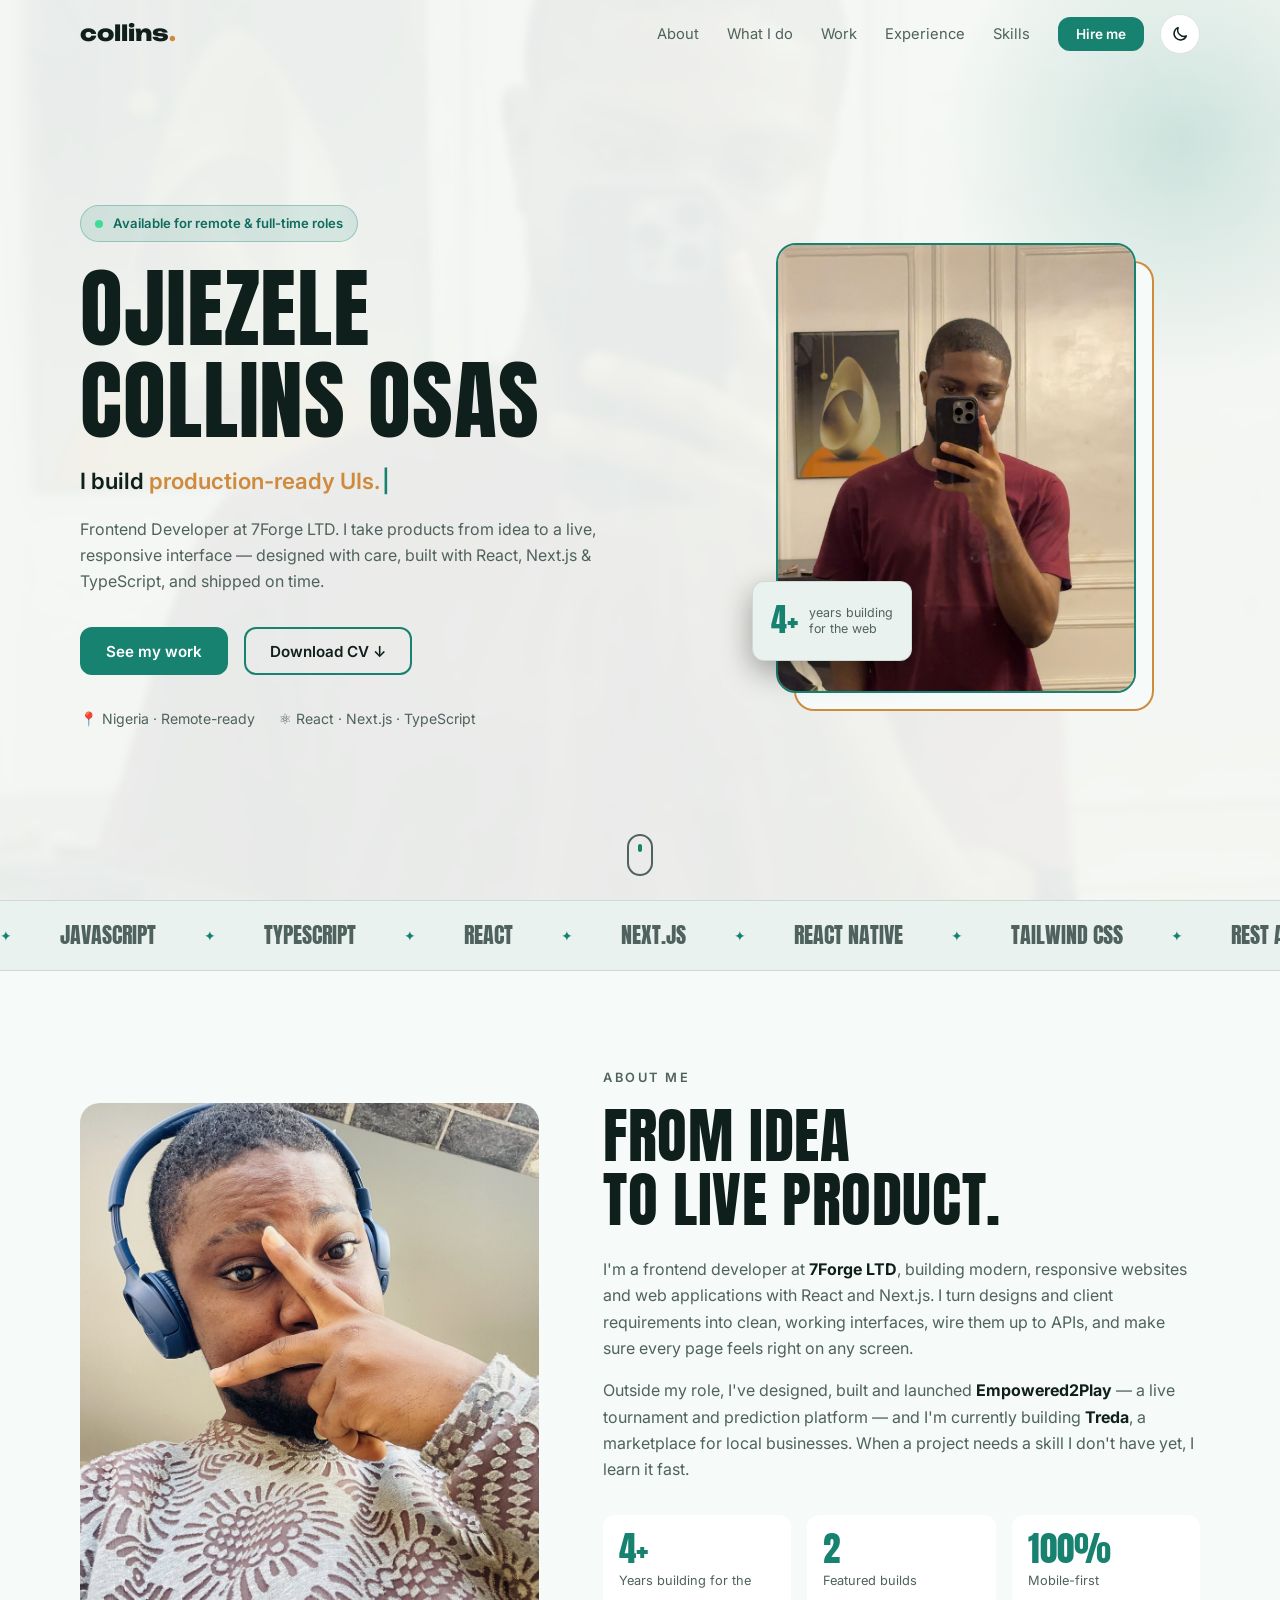
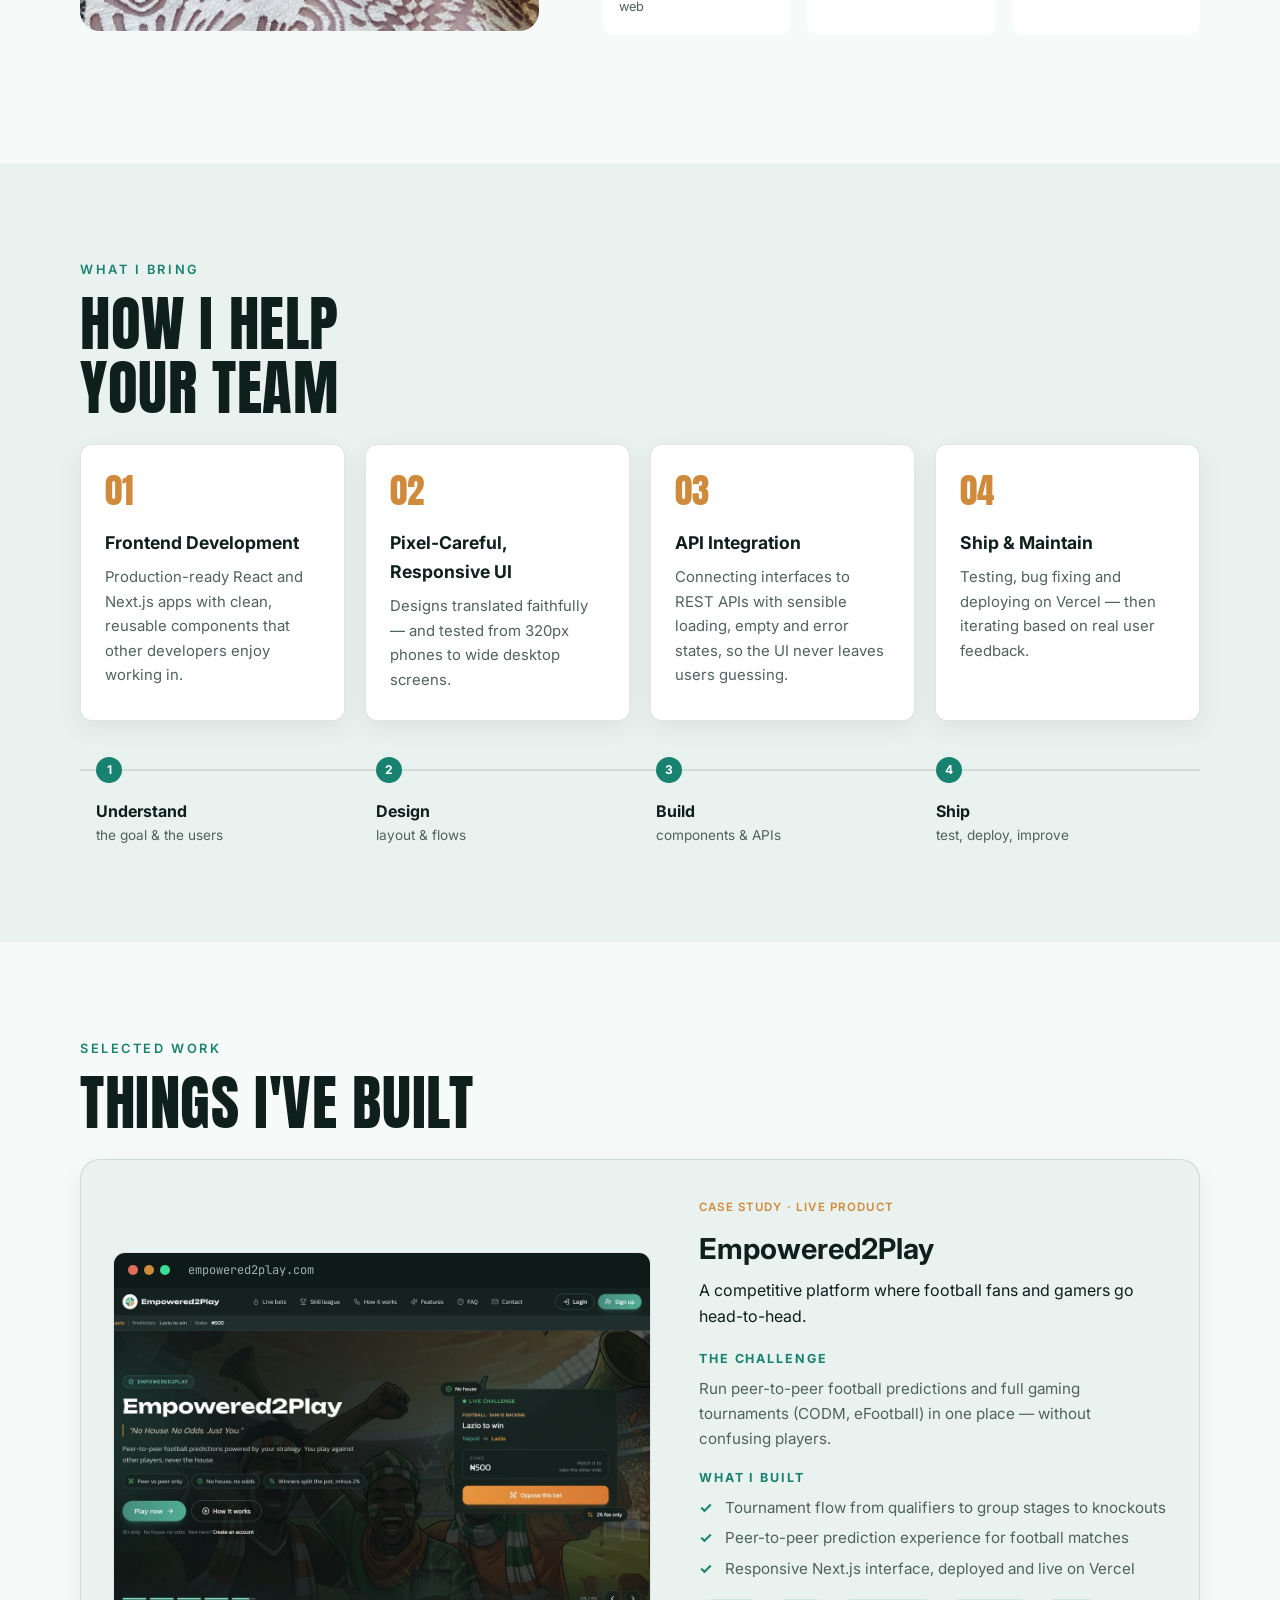
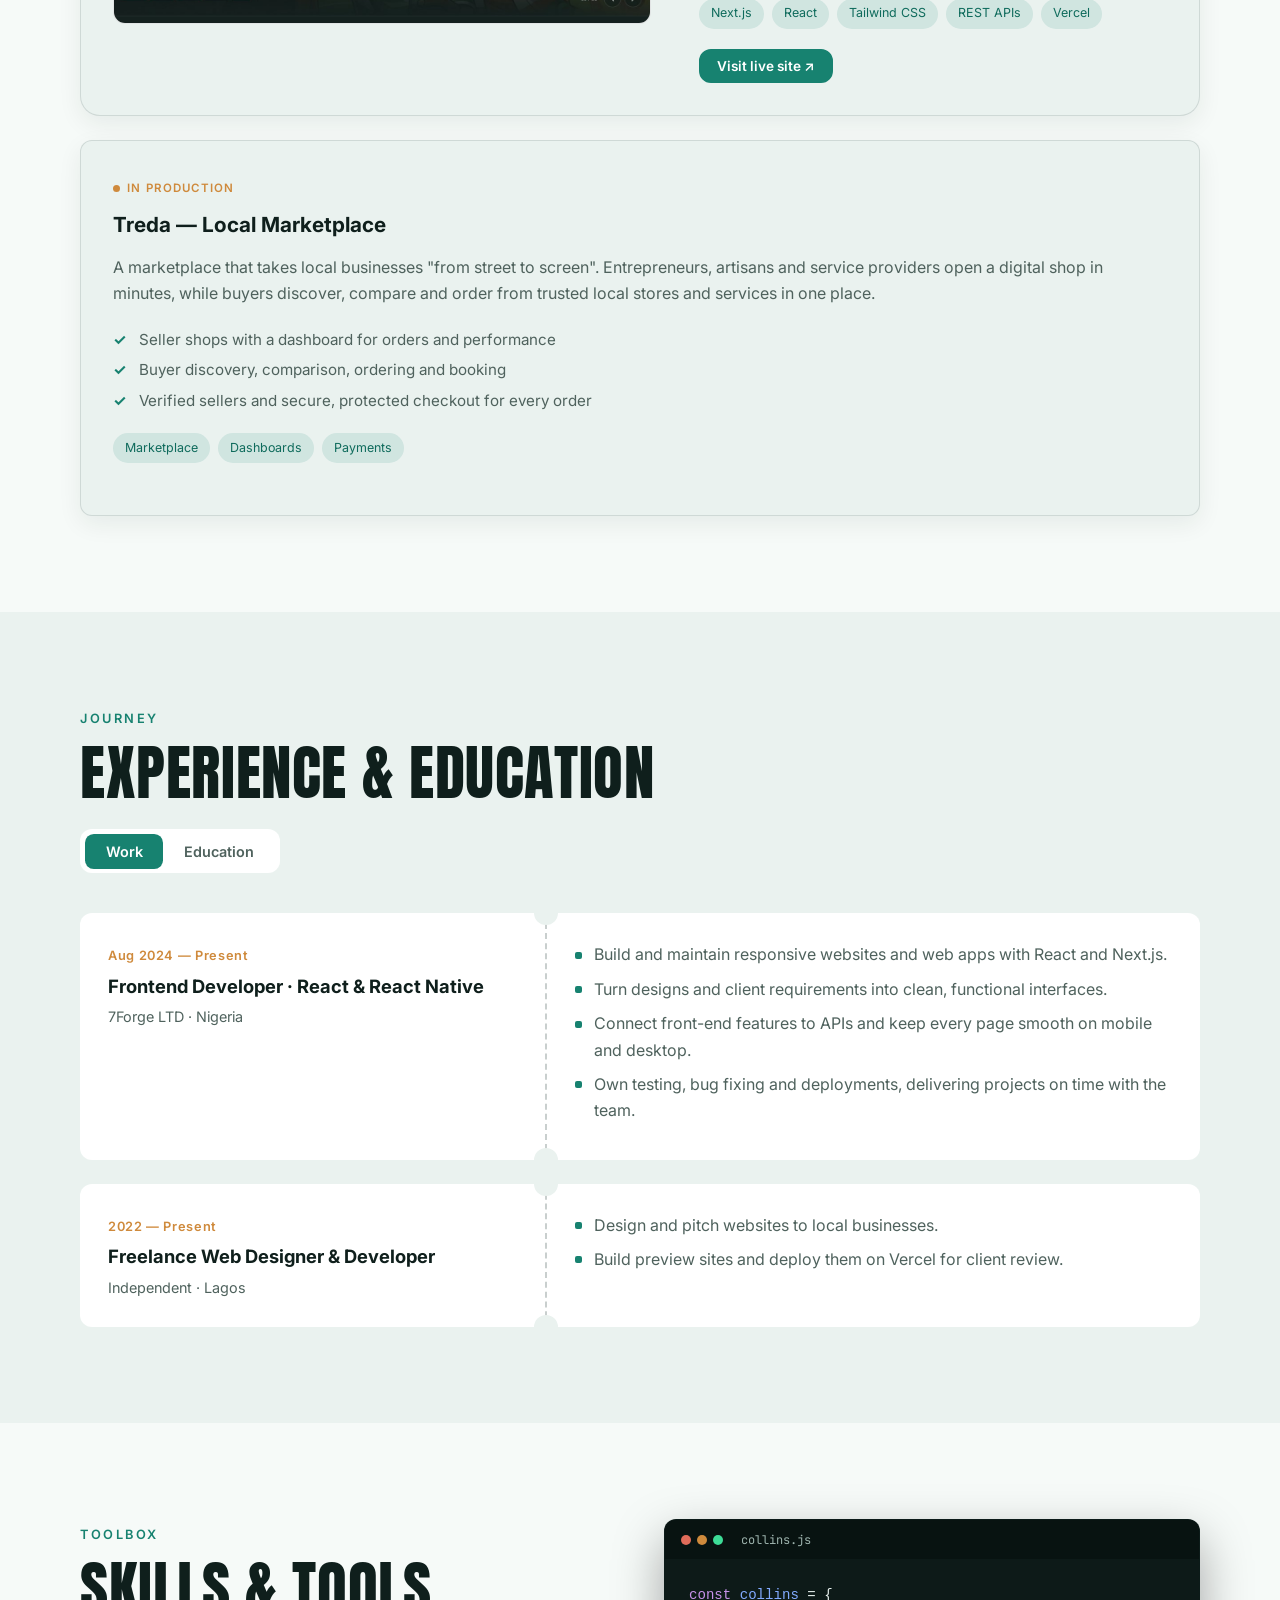
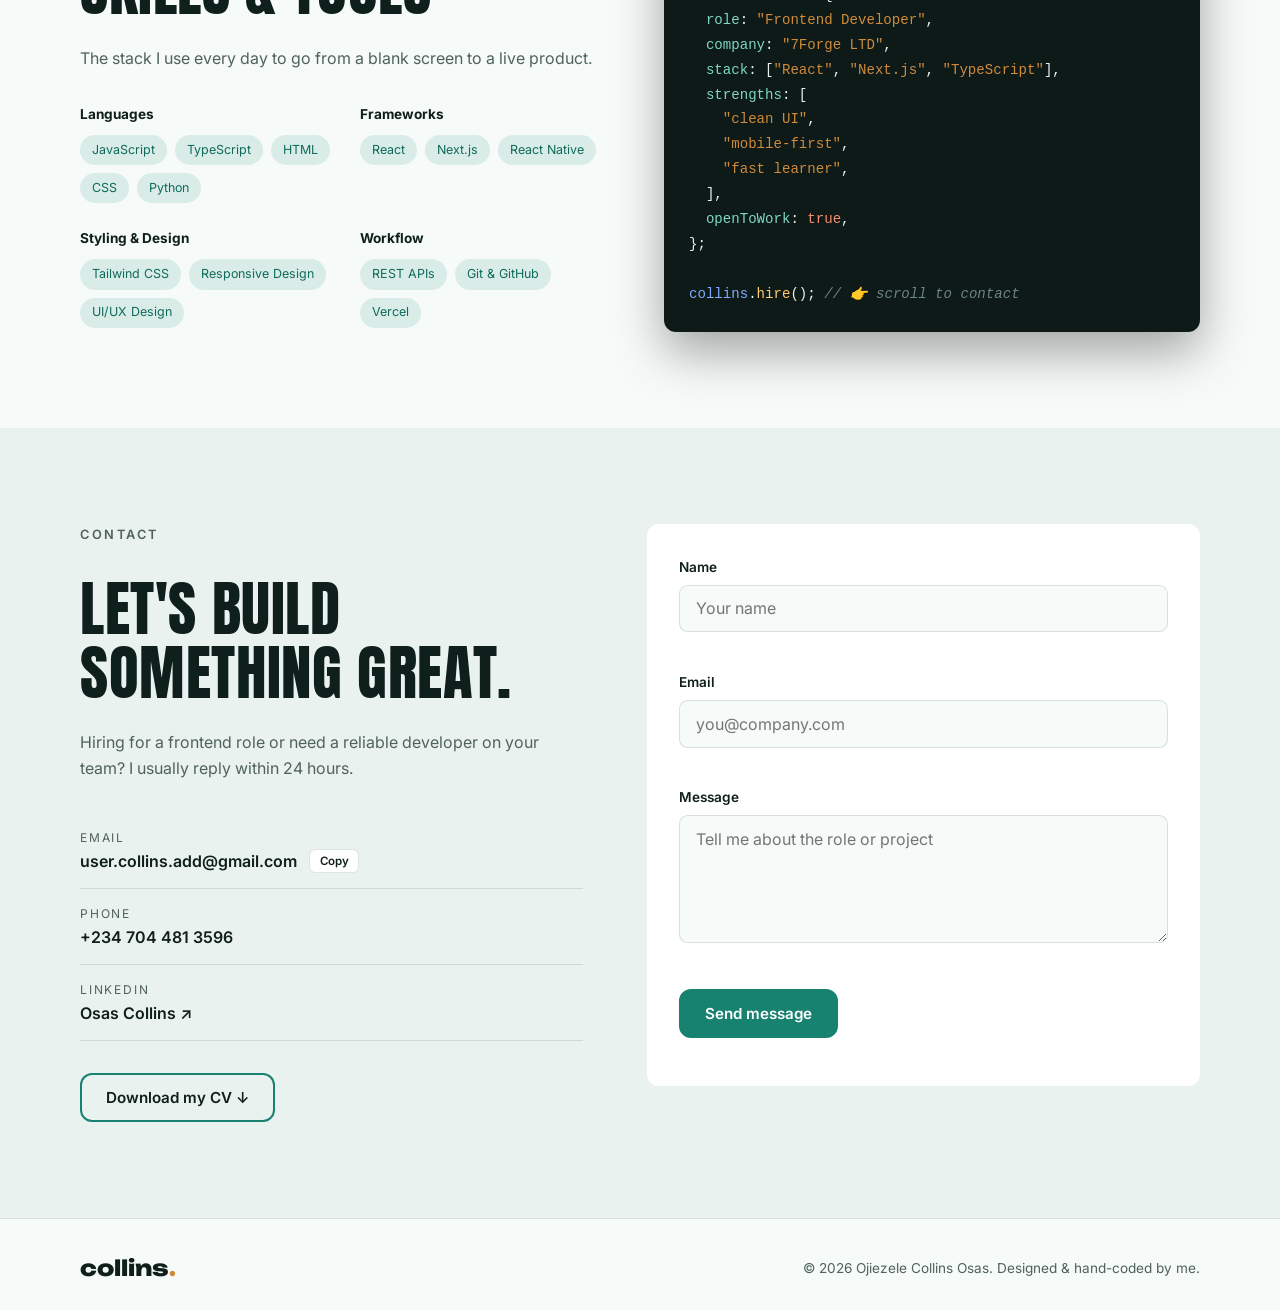
<file: index.html>
<!doctype html>
<html lang="en">
  <head>
    <meta charset="UTF-8" />
    <meta name="viewport" content="width=device-width, initial-scale=1.0" />
    <meta
      name="description"
      content="Ojiezele Collins Osas — Frontend Developer building fast, responsive web apps with React, Next.js, TypeScript and React Native. Open to remote roles."
    />
    <title>Collins Osas | Frontend Developer</title>
    <meta name="theme-color" content="#0a2520" />
    <meta property="og:type" content="website" />
    <meta property="og:title" content="Collins Osas | Frontend Developer" />
    <meta
      property="og:description"
      content="Frontend Developer building fast, responsive web apps with React, Next.js and TypeScript."
    />
    <link
      rel="icon"
      href="data:image/svg+xml,%3Csvg xmlns='http://www.w3.org/2000/svg' viewBox='0 0 64 64'%3E%3Crect width='64' height='64' rx='16' fill='%230a2520'/%3E%3Ctext x='29' y='45' text-anchor='middle' font-family='Arial,sans-serif' font-weight='700' font-size='38' fill='%23e8f1ee'%3Ec%3C/text%3E%3Ccircle cx='47' cy='42' r='5' fill='%23cf8a3c'/%3E%3C/svg%3E"
    />
    <link rel="preconnect" href="https://fonts.googleapis.com" />
    <link rel="preconnect" href="https://fonts.gstatic.com" crossorigin />
    <link
      href="https://fonts.googleapis.com/css2?family=Anton&family=Inter:wght@400;500;600;700&family=JetBrains+Mono:wght@400;600&family=Unbounded:wght@600;800&display=swap"
      rel="stylesheet"
    />
    <script>
      /* Apply the saved or system theme before first paint */
      (function () {
        var saved = null;
        try {
          saved = localStorage.getItem("theme");
        } catch (e) {}
        var light = saved
          ? saved === "light"
          : window.matchMedia("(prefers-color-scheme: light)").matches;
        document.documentElement.setAttribute("data-theme", light ? "light" : "dark");
      })();
    </script>
    <link rel="stylesheet" href="style.css" />
  </head>
  <body>
    <!-- ============ NAVIGATION ============ -->
    <header class="nav" id="nav">
      <a href="#home" class="logo">collins<span>.</span></a>

      <button
        type="button"
        class="nav-toggle"
        id="navToggle"
        aria-label="Open menu"
        aria-expanded="false"
      >
        <span></span><span></span><span></span>
      </button>

      <nav class="nav-links" id="navLinks">
        <a href="#about">About</a>
        <a href="#services">What I do</a>
        <a href="#projects">Work</a>
        <a href="#experience">Experience</a>
        <a href="#skills">Skills</a>
        <a href="#contact" class="btn btn-small">Hire me</a>
      </nav>

      <button class="theme-toggle" id="themeToggle" type="button" aria-label="Switch to light mode">
        <svg class="icon-sun" viewBox="0 0 24 24" aria-hidden="true">
          <circle cx="12" cy="12" r="4.5" />
          <path
            d="M12 2v2M12 20v2M4.9 4.9l1.4 1.4M17.7 17.7l1.4 1.4M2 12h2M20 12h2M4.9 19.1l1.4-1.4M17.7 6.3l1.4-1.4"
          />
        </svg>
        <svg class="icon-moon" viewBox="0 0 24 24" aria-hidden="true">
          <path d="M20.5 14.5A8.5 8.5 0 0 1 9.5 3.5a8.5 8.5 0 1 0 11 11z" />
        </svg>
      </button>
    </header>

    <main>
      <!-- ============ HERO ============ -->
      <section class="hero" id="home">
        <div class="hero-bg" style="background-image: url(&quot;images/me-1.jpg&quot;)"></div>
        <div class="container hero-inner">
          <div class="hero-text reveal">
            <p class="status">
              <span class="dot"></span> Available for remote &amp; full-time roles
            </p>
            <h1 class="display">Ojiezele<br />Collins Osas</h1>
            <p class="hero-role">
              I build <span id="typed" class="typed"></span><span class="cursor">|</span>
            </p>
            <p class="hero-sub">
              Frontend Developer at 7Forge LTD. I take products from idea to a live, responsive
              interface — designed with care, built with React, Next.js &amp; TypeScript, and
              shipped on time.
            </p>
            <div class="hero-actions">
              <a href="#projects" class="btn">See my work</a>
              <a href="assets/Ojiezele-Collins-Osas.pdf" class="btn btn-ghost" download
                >Download CV ↓</a
              >
            </div>
            <ul class="hero-meta">
              <li>📍 Nigeria · Remote-ready</li>
              <li>⚛️ React · Next.js · TypeScript</li>
            </ul>
          </div>

          <div class="hero-photo reveal">
            <div class="photo-frame">
              <img src="images/me-1.jpg" alt="Portrait of Collins Osas" />
            </div>
            <div class="badge">
              <strong>4+</strong>
              <span>years building<br />for the web</span>
            </div>
          </div>
        </div>
        <a href="#about" class="scroll-hint" aria-label="Scroll to About"><span></span></a>
      </section>

      <!-- ============ TECH STRIP ============ -->
      <div class="marquee" aria-hidden="true">
        <div class="marquee-track" id="marqueeTrack">
          <span>JavaScript</span><span>TypeScript</span><span>React</span><span>Next.js</span
          ><span>React Native</span> <span>Tailwind CSS</span><span>REST APIs</span
          ><span>Git &amp; GitHub</span><span>Vercel</span> <span>HTML</span><span>CSS</span
          ><span>UI/UX Design</span><span>Responsive Design</span>
        </div>
      </div>

      <!-- ============ ABOUT ============ -->
      <section class="section" id="about">
        <div class="container about-grid">
          <div class="about-photo reveal">
            <img src="images/me-2.jpg" loading="lazy" decoding="async" alt="Collins at work" />
          </div>

          <div class="about-text reveal">
            <p class="eyebrow">About me</p>
            <h2 class="display">From idea<br />to live product.</h2>
            <p>
              I'm a frontend developer at <strong>7Forge LTD</strong>, building modern, responsive
              websites and web applications with React and Next.js. I turn designs and client
              requirements into clean, working interfaces, wire them up to APIs, and make sure every
              page feels right on any screen.
            </p>
            <p>
              Outside my role, I've designed, built and launched
              <strong>Empowered2Play</strong> — a live tournament and prediction platform — and I'm
              currently building <strong>Treda</strong>, a marketplace for local businesses. When a
              project needs a skill I don't have yet, I learn it fast.
            </p>

            <ul class="stats">
              <li>
                <strong class="count" data-target="4" data-suffix="+">0</strong
                ><span>Years building for the web</span>
              </li>
              <li>
                <strong class="count" data-target="2" data-suffix="">0</strong
                ><span>Featured builds</span>
              </li>
              <li>
                <strong class="count" data-target="100" data-suffix="%">0</strong
                ><span>Mobile-first</span>
              </li>
            </ul>
          </div>
        </div>
      </section>

      <!-- ============ SERVICES / VALUE ============ -->
      <section class="section section-alt" id="services">
        <div class="container">
          <p class="eyebrow reveal">What I bring</p>
          <h2 class="display reveal">How I help<br />your team</h2>

          <div class="services">
            <article class="service reveal">
              <span class="service-num">01</span>
              <h3>Frontend Development</h3>
              <p>
                Production-ready React and Next.js apps with clean, reusable components that other
                developers enjoy working in.
              </p>
            </article>
            <article class="service reveal">
              <span class="service-num">02</span>
              <h3>Pixel-Careful, Responsive UI</h3>
              <p>
                Designs translated faithfully — and tested from 320px phones to wide desktop
                screens.
              </p>
            </article>
            <article class="service reveal">
              <span class="service-num">03</span>
              <h3>API Integration</h3>
              <p>
                Connecting interfaces to REST APIs with sensible loading, empty and error states, so
                the UI never leaves users guessing.
              </p>
            </article>
            <article class="service reveal">
              <span class="service-num">04</span>
              <h3>Ship &amp; Maintain</h3>
              <p>
                Testing, bug fixing and deploying on Vercel — then iterating based on real user
                feedback.
              </p>
            </article>
          </div>

          <!-- Process -->
          <div class="process reveal">
            <div class="step"><b>Understand</b><span>the goal &amp; the users</span></div>
            <div class="step"><b>Design</b><span>layout &amp; flows</span></div>
            <div class="step"><b>Build</b><span>components &amp; APIs</span></div>
            <div class="step"><b>Ship</b><span>test, deploy, improve</span></div>
          </div>
        </div>
      </section>

      <!-- ============ PROJECTS ============ -->
      <section class="section" id="projects">
        <div class="container">
          <p class="eyebrow reveal">Selected work</p>
          <h2 class="display reveal">Things I've built</h2>

          <!-- Case study -->
          <article class="case reveal">
            <div class="case-media">
              <div class="browser">
                <div class="browser-bar"><i></i><i></i><i></i><span>empowered2play.com</span></div>
                <img
                  src="images/project-e2p.jpg"
                  loading="lazy"
                  decoding="async"
                  alt="Empowered2Play homepage"
                />
              </div>
            </div>
            <div class="case-info">
              <span class="tag">Case study · Live product</span>
              <h3>Empowered2Play</h3>
              <p class="lead">
                A competitive platform where football fans and gamers go head-to-head.
              </p>

              <div class="case-block">
                <h4>The challenge</h4>
                <p>
                  Run peer-to-peer football predictions and full gaming tournaments (CODM,
                  eFootball) in one place — without confusing players.
                </p>
              </div>
              <div class="case-block">
                <h4>What I built</h4>
                <ul class="checks">
                  <li>Tournament flow from qualifiers to group stages to knockouts</li>
                  <li>Peer-to-peer prediction experience for football matches</li>
                  <li>Responsive Next.js interface, deployed and live on Vercel</li>
                </ul>
              </div>

              <ul class="chips">
                <li>Next.js</li>
                <li>React</li>
                <li>Tailwind CSS</li>
                <li>REST APIs</li>
                <li>Vercel</li>
              </ul>
              <a
                href="https://empowered2play.com"
                target="_blank"
                rel="noopener"
                class="btn btn-small"
                >Visit live site ↗</a
              >
            </div>
          </article>

          <div class="projects">
            <article class="project reveal">
              <span class="tag tag-live">In production</span>
              <h3>Treda — Local Marketplace</h3>
              <p>
                A marketplace that takes local businesses "from street to screen". Entrepreneurs,
                artisans and service providers open a digital shop in minutes, while buyers
                discover, compare and order from trusted local stores and services in one place.
              </p>
              <ul class="checks">
                <li>Seller shops with a dashboard for orders and performance</li>
                <li>Buyer discovery, comparison, ordering and booking</li>
                <li>Verified sellers and secure, protected checkout for every order</li>
              </ul>
              <ul class="chips">
                <li>Marketplace</li>
                <li>Dashboards</li>
                <li>Payments</li>
              </ul>
            </article>
          </div>
        </div>
      </section>

      <!-- ============ EXPERIENCE & EDUCATION ============ -->
      <section class="section section-alt" id="experience">
        <div class="container">
          <p class="eyebrow reveal">Journey</p>
          <h2 class="display reveal">Experience &amp; Education</h2>

          <div class="tabs reveal" role="tablist">
            <button
              type="button"
              id="tab-work"
              class="tab active"
              role="tab"
              aria-selected="true"
              aria-controls="work"
              data-tab="work"
            >
              Work
            </button>
            <button
              type="button"
              id="tab-school"
              class="tab"
              role="tab"
              aria-selected="false"
              aria-controls="school"
              tabindex="-1"
              data-tab="school"
            >
              Education
            </button>
          </div>

          <div
            class="timeline tab-panel active"
            id="work"
            role="tabpanel"
            aria-labelledby="tab-work"
          >
            <article class="ticket reveal">
              <div class="ticket-head">
                <span class="date">Aug 2024 — Present</span>
                <h3>Frontend Developer · React &amp; React Native</h3>
                <p class="org">7Forge LTD · Nigeria</p>
              </div>
              <div class="ticket-body">
                <ul>
                  <li>
                    Build and maintain responsive websites and web apps with React and Next.js.
                  </li>
                  <li>Turn designs and client requirements into clean, functional interfaces.</li>
                  <li>
                    Connect front-end features to APIs and keep every page smooth on mobile and
                    desktop.
                  </li>
                  <li>
                    Own testing, bug fixing and deployments, delivering projects on time with the
                    team.
                  </li>
                </ul>
              </div>
            </article>

            <article class="ticket reveal">
              <div class="ticket-head">
                <span class="date">2022 — Present</span>
                <h3>Freelance Web Designer &amp; Developer</h3>
                <p class="org">Independent · Lagos</p>
              </div>
              <div class="ticket-body">
                <ul>
                  <li>Design and pitch websites to local businesses.</li>
                  <li>Build preview sites and deploy them on Vercel for client review.</li>
                </ul>
              </div>
            </article>
          </div>

          <div
            class="timeline tab-panel"
            id="school"
            role="tabpanel"
            aria-labelledby="tab-school"
            hidden
          >
            <article class="ticket reveal">
              <div class="ticket-head">
                <span class="date">2023 — 2024</span>
                <h3>Diploma in Web Development with Python</h3>
                <p class="org">Aptech Computer Education</p>
              </div>
              <div class="ticket-body">
                <ul>
                  <li>Certification awarded January 2024.</li>
                </ul>
              </div>
            </article>

            <article class="ticket reveal">
              <div class="ticket-head">
                <span class="date">2019 — 2023</span>
                <h3>BSc in Computer Science</h3>
                <p class="org">Ambrose Alli University</p>
              </div>
              <div class="ticket-body">
                <ul>
                  <li>
                    Foundations in programming, algorithms, databases and software engineering.
                  </li>
                </ul>
              </div>
            </article>
          </div>
        </div>
      </section>

      <!-- ============ SKILLS ============ -->
      <section class="section" id="skills">
        <div class="container skills-grid">
          <div class="reveal">
            <p class="eyebrow">Toolbox</p>
            <h2 class="display">Skills &amp; tools</h2>
            <p class="muted">
              The stack I use every day to go from a blank screen to a live product.
            </p>

            <div class="skill-groups">
              <div class="skill-group">
                <h3>Languages</h3>
                <ul class="chips">
                  <li>JavaScript</li>
                  <li>TypeScript</li>
                  <li>HTML</li>
                  <li>CSS</li>
                  <li>Python</li>
                </ul>
              </div>
              <div class="skill-group">
                <h3>Frameworks</h3>
                <ul class="chips">
                  <li>React</li>
                  <li>Next.js</li>
                  <li>React Native</li>
                </ul>
              </div>
              <div class="skill-group">
                <h3>Styling &amp; Design</h3>
                <ul class="chips">
                  <li>Tailwind CSS</li>
                  <li>Responsive Design</li>
                  <li>UI/UX Design</li>
                </ul>
              </div>
              <div class="skill-group">
                <h3>Workflow</h3>
                <ul class="chips">
                  <li>REST APIs</li>
                  <li>Git &amp; GitHub</li>
                  <li>Vercel</li>
                </ul>
              </div>
            </div>
          </div>

          <!-- Code editor card -->
          <div class="editor reveal" aria-label="Developer profile as code">
            <div class="editor-bar"><i></i><i></i><i></i><span>collins.js</span></div>
            <pre><code id="profileCode"></code></pre>
          </div>
        </div>
      </section>

      <!-- ============ CONTACT ============ -->
      <section class="section section-alt" id="contact">
        <div class="container contact-grid">
          <div class="contact-text reveal">
            <p class="eyebrow">Contact</p>
            <h2 class="display">Let's build<br />something great.</h2>
            <p>
              Hiring for a frontend role or need a reliable developer on your team? I usually reply
              within 24 hours.
            </p>
            <ul class="contact-list">
              <li>
                <span>Email</span>
                <div class="copy-row">
                  <a href="mailto:user.collins.add@gmail.com" id="emailLink"
                    >user.collins.add@gmail.com</a
                  >
                  <button class="copy-btn" id="copyEmail" type="button">Copy</button>
                </div>
              </li>
              <li><span>Phone</span><a href="tel:+2347044813596">+234 704 481 3596</a></li>
              <li>
                <span>LinkedIn</span
                ><a
                  href="https://www.linkedin.com/in/osas-collins-7057a8264"
                  target="_blank"
                  rel="noopener"
                  >Osas Collins ↗</a
                >
              </li>
            </ul>
            <a href="assets/Ojiezele-Collins-Osas.pdf" class="btn btn-ghost" download
              >Download my CV ↓</a
            >
          </div>

          <form class="contact-form reveal" id="contactForm" novalidate>
            <div class="field">
              <label for="name">Name</label>
              <input type="text" id="name" name="name" placeholder="Your name" />
              <small class="error"></small>
            </div>
            <div class="field">
              <label for="email">Email</label>
              <input type="email" id="email" name="email" placeholder="you@company.com" />
              <small class="error"></small>
            </div>
            <div class="field">
              <label for="message">Message</label>
              <textarea
                id="message"
                name="message"
                rows="5"
                placeholder="Tell me about the role or project"
              ></textarea>
              <small class="error"></small>
            </div>
            <button type="submit" class="btn">Send message</button>
            <p class="form-status" id="formStatus" role="status"></p>
          </form>
        </div>
      </section>
    </main>

    <footer class="footer">
      <div class="container footer-inner">
        <a href="#home" class="logo">collins<span>.</span></a>
        <p>© <span id="year"></span> Ojiezele Collins Osas. Designed &amp; hand-coded by me.</p>
      </div>
    </footer>

    <button type="button" class="to-top" id="toTop" aria-label="Back to top">↑</button>
    <div class="toast" id="toast" role="status"></div>

    <script src="script.js"></script>
  </body>
</html>
</file>
<file: style.css>
/* =========================================================
   Collins Osas — Portfolio
   Main stylesheet
   ========================================================= */

/* ---------- Design tokens ---------- */
:root {
  --bg: #0a2520;
  --bg-alt: #12211f;
  --surface: #163330;
  --line: rgba(255, 255, 255, 0.08);
  --text: #e8f1ee;
  --muted: #9db3ad;
  --accent: #1c907c;
  --accent-hover: #cf8a3c;
  --accent-soft: rgba(28, 144, 124, 0.15);
  --accent-ink: #7fd6c4;
  --danger: #e06c5a;
  --dash: rgba(255, 255, 255, 0.15);
  --nav-bg: rgba(10, 37, 32, 0.85);
  --overlay: rgba(5, 18, 16, 0.4);
  --card-shadow: none;
  --frame-gap: var(--bg-alt);
  --glow: rgba(28, 144, 124, 0.35);
  --stripe: rgba(255, 255, 255, 0.03);
  --hero-bg-opacity: 0.08;
  --mock-bg: #0d1a18;
  --mock-bar: #081311;

  --radius: 0.75rem;
  --nav-h: 68px;
  --font-display: "Anton", Impact, sans-serif;
  --font-logo: "Unbounded", sans-serif;
  --font-body: "Inter", system-ui, sans-serif;
  --font-mono: "JetBrains Mono", ui-monospace, monospace;
}

[data-theme="light"] {
  --bg: #f6faf8;
  --bg-alt: #eaf2ef;
  --surface: #ffffff;
  --line: rgba(10, 37, 32, 0.12);
  --text: #0f1f1c;
  --muted: #4f625d;
  --accent: #178270;
  --accent-soft: rgba(23, 130, 112, 0.12);
  --accent-ink: #0f6b5c;
  --dash: rgba(10, 37, 32, 0.22);
  --nav-bg: rgba(246, 250, 248, 0.88);
  --overlay: rgba(10, 37, 32, 0.25);
  --card-shadow: 0 8px 24px rgba(10, 37, 32, 0.07);
  --frame-gap: var(--bg);
  --glow: rgba(23, 130, 112, 0.18);
  --stripe: rgba(10, 37, 32, 0.04);
  --hero-bg-opacity: 0.06;
  /* --mock-bg / --mock-bar stay dark: editor and browser mockups keep the dark palette */
}

/* ---------- Base ---------- */
*,
*::before,
*::after { box-sizing: border-box; margin: 0; padding: 0; }

html { scroll-behavior: smooth; scroll-padding-top: var(--nav-h); }

body {
  font-family: var(--font-body);
  background: var(--bg);
  color: var(--text);
  line-height: 1.65;
  overflow-x: hidden;
  min-width: 320px;
  transition: background-color 0.35s ease, color 0.35s ease;
}
body.menu-open { overflow: hidden; }

img { display: block; max-width: 100%; }
a { color: inherit; text-decoration: none; }
ul { list-style: none; }

:focus-visible { outline: 2px solid var(--accent-hover); outline-offset: 3px; border-radius: 4px; }

.container { width: min(1120px, 100% - 2rem); margin-inline: auto; }
.muted { color: var(--muted); }

/* ---------- Typography ---------- */
.display {
  font-family: var(--font-display);
  font-weight: 400;
  text-transform: uppercase;
  letter-spacing: 0.01em;
  line-height: 1.05;
  font-size: clamp(2.2rem, 6vw, 3.8rem);
  margin-bottom: 1.5rem;
}

.eyebrow {
  color: var(--accent);
  font-weight: 600;
  text-transform: uppercase;
  letter-spacing: 0.2em;
  font-size: 0.8rem;
  margin-bottom: 0.75rem;
}

/* ---------- Buttons ---------- */
.btn {
  display: inline-block;
  background: var(--accent);
  color: #fff;
  font: 600 0.95rem var(--font-body);
  padding: 0.8rem 1.5rem;
  border-radius: var(--radius);
  border: 2px solid var(--accent);
  cursor: pointer;
  transition: background 0.25s, border-color 0.25s, color 0.25s, transform 0.25s;
}
.btn:hover { background: var(--accent-hover); border-color: var(--accent-hover); color: #fff; transform: translateY(-2px); }
.btn-small { padding: 0.45rem 1rem; font-size: 0.85rem; }
.btn-ghost { background: transparent; color: var(--text); }

/* ---------- Navigation ---------- */
.nav {
  position: fixed;
  inset: 0 0 auto 0;
  height: var(--nav-h);
  z-index: 100;
  display: flex;
  align-items: center;
  gap: 1rem;
  padding-inline: max(1rem, calc((100% - 1120px) / 2));
  transition: background-color 0.3s, box-shadow 0.3s;
}
.nav.scrolled {
  background: var(--nav-bg);
  backdrop-filter: blur(4px);
  -webkit-backdrop-filter: blur(4px);
  box-shadow: 0 1px 0 var(--line);
}

.logo { font-family: var(--font-logo); font-weight: 800; font-size: 1.35rem; }
.logo span { color: var(--accent-hover); }

.nav-links { display: flex; align-items: center; gap: 1.75rem; margin-left: auto; }
.nav-links a:not(.btn) {
  font-size: 0.92rem;
  color: var(--muted);
  position: relative;
  transition: color 0.2s;
}
.nav-links a:not(.btn)::after {
  content: "";
  position: absolute;
  left: 0; bottom: -4px;
  width: 0; height: 2px;
  background: var(--accent);
  transition: width 0.25s;
}
.nav-links a:not(.btn):hover,
.nav-links a.active { color: var(--text); }
.nav-links a:not(.btn):hover::after,
.nav-links a.active::after { width: 100%; }

/* Hamburger */
.nav-toggle {
  display: none;
  background: none;
  border: 0;
  cursor: pointer;
  width: 32px; height: 24px;
  position: relative;
  z-index: 110;
}
.nav-toggle span {
  position: absolute;
  left: 0;
  width: 100%; height: 2px;
  background: var(--text);
  border-radius: 2px;
  transition: transform 0.3s, opacity 0.3s, top 0.3s;
}
.nav-toggle span:nth-child(1) { top: 2px; }
.nav-toggle span:nth-child(2) { top: 11px; }
.nav-toggle span:nth-child(3) { top: 20px; }
.nav-toggle.open span:nth-child(1) { top: 11px; transform: rotate(45deg); }
.nav-toggle.open span:nth-child(2) { opacity: 0; }
.nav-toggle.open span:nth-child(3) { top: 11px; transform: rotate(-45deg); }

/* Theme toggle */
.theme-toggle {
  width: 40px; height: 40px;
  flex-shrink: 0;
  display: grid;
  place-items: center;
  border-radius: 50%;
  border: 1px solid var(--line);
  background: var(--surface);
  color: var(--text);
  cursor: pointer;
  transition: background 0.25s, color 0.25s, transform 0.4s;
}
.theme-toggle:hover { background: var(--accent-hover); color: #fff; transform: rotate(20deg); }
.theme-toggle svg {
  width: 18px; height: 18px;
  fill: none;
  stroke: currentColor;
  stroke-width: 2;
  stroke-linecap: round;
  stroke-linejoin: round;
}
.theme-toggle .icon-moon,
[data-theme="light"] .theme-toggle .icon-sun { display: none; }
[data-theme="light"] .theme-toggle .icon-moon { display: block; }

/* Overlay behind the mobile menu */
body::before {
  content: "";
  position: fixed;
  inset: 0;
  z-index: 99;                       /* below .nav (z-index: 100) */
  background: var(--overlay);
  backdrop-filter: blur(4px);
  -webkit-backdrop-filter: blur(4px);
  opacity: 0;
  visibility: hidden;
  transition: opacity 0.35s ease, visibility 0.35s ease;
}
body.menu-open::before { opacity: 1; visibility: visible; }

/* ---------- Hero ---------- */
.hero {
  position: relative;
  min-height: 100vh;
  display: flex;
  align-items: center;
  padding: calc(var(--nav-h) + 2rem) 0 4rem;
  overflow: hidden;
}
.hero-bg {
  position: absolute;
  inset: 0;
  background-size: cover;
  background-position: center;
  opacity: var(--hero-bg-opacity);   /* subtle photo texture */
  filter: blur(3px);
  transform: scale(1.05);
}
.hero::after {
  content: "";
  position: absolute;
  width: 520px; height: 520px;
  right: -160px; top: -120px;
  background: radial-gradient(circle, var(--glow), transparent 65%);
  pointer-events: none;
}

.hero-inner {
  position: relative;
  z-index: 1;
  display: grid;
  grid-template-columns: 1.2fr 1fr;
  gap: 3rem;
  align-items: center;
}
.hero .display { font-size: clamp(2.8rem, 8vw, 5.5rem); margin-bottom: 1rem; }
.hero-role { font-size: clamp(1.1rem, 2.5vw, 1.4rem); font-weight: 600; margin-bottom: 1rem; }
.typed { color: var(--accent-hover); }
.cursor { color: var(--accent); animation: blink 1s steps(1) infinite; margin-left: 2px; }

.hero-sub { color: var(--muted); max-width: 34rem; margin-bottom: 2rem; }
.hero-actions { display: flex; flex-wrap: wrap; gap: 1rem; }
.hero-meta { display: flex; flex-wrap: wrap; gap: 0.5rem 1.5rem; margin-top: 2rem; color: var(--muted); font-size: 0.88rem; }

.status {
  display: inline-flex;
  align-items: center;
  gap: 0.6rem;
  font-size: 0.82rem;
  font-weight: 600;
  color: var(--accent-ink);
  background: var(--accent-soft);
  border: 1px solid rgba(28, 144, 124, 0.35);
  padding: 0.4rem 0.9rem;
  border-radius: 999px;
  margin-bottom: 1.25rem;
}
.dot {
  width: 8px; height: 8px;
  border-radius: 50%;
  background: #3ddc97;
  box-shadow: 0 0 0 0 rgba(61, 220, 151, 0.6);
  animation: pulse 2s infinite;
}

.hero-photo { position: relative; justify-self: center; }
.photo-frame {
  width: min(360px, 78vw);
  aspect-ratio: 4 / 5;
  border-radius: 1.25rem;
  overflow: hidden;
  border: 2px solid var(--accent);
  box-shadow: 18px 18px 0 -2px var(--frame-gap), 18px 18px 0 0 var(--accent-hover);
}
.photo-frame img { width: 100%; height: 100%; object-fit: cover; }

.badge {
  position: absolute;
  left: -1.5rem; bottom: 2rem;
  background: var(--bg-alt);
  border: 1px solid var(--line);
  border-radius: var(--radius);
  padding: 0.8rem 1.1rem;
  display: flex;
  align-items: center;
  gap: 0.7rem;
  box-shadow: 0 10px 30px rgba(0, 0, 0, 0.35);
  animation: float 4s ease-in-out infinite;
}
.badge strong { font-family: var(--font-display); font-size: 2rem; color: var(--accent); font-weight: 400; }
.badge span { font-size: 0.78rem; color: var(--muted); line-height: 1.3; }

.scroll-hint {
  position: absolute;
  left: 50%; bottom: 1.5rem;
  transform: translateX(-50%);
  width: 26px; height: 42px;
  border: 2px solid var(--muted);
  border-radius: 20px;
  z-index: 1;
}
.scroll-hint span {
  position: absolute;
  left: 50%; top: 8px;
  width: 4px; height: 8px;
  margin-left: -2px;
  background: var(--accent);
  border-radius: 2px;
  animation: scrollDot 1.8s infinite;
}

/* ---------- Tech marquee ---------- */
.marquee {
  overflow: hidden;
  border-block: 1px solid var(--line);
  background: var(--bg-alt);
  padding: 1rem 0;
  transition: background-color 0.35s ease;
}
.marquee-track { display: flex; gap: 3rem; width: max-content; animation: scroll 35s linear infinite; }
.marquee-track span {
  font-family: var(--font-display);
  font-size: 1.4rem;
  text-transform: uppercase;
  color: var(--muted);
  white-space: nowrap;
}
.marquee-track span::before { content: "✦"; color: var(--accent); margin-right: 3rem; font-size: 0.9rem; vertical-align: middle; }
.marquee:hover .marquee-track { animation-play-state: paused; }

/* ---------- Sections ---------- */
.section { padding: 6rem 0; }
.section-alt { background: var(--bg-alt); transition: background-color 0.35s ease; }

/* ---------- About ---------- */
.about-grid { display: grid; grid-template-columns: 1fr 1.3fr; gap: 4rem; align-items: center; }
.about-photo {
  border-radius: 1.25rem;
  overflow: hidden;
  aspect-ratio: 1 / 1.15;
  position: relative;
}
.about-photo img { width: 100%; height: 100%; object-fit: cover; transition: transform 0.6s; }
.about-text p { color: var(--muted); margin-bottom: 1rem; }
.about-text strong { color: var(--text); }

.stats {
  display: grid;
  grid-template-columns: repeat(3, 1fr);
  gap: 1rem;
  margin: 2rem 0;
}
.stats li {
  background: var(--surface);
  border-radius: var(--radius);
  padding: 1rem;
  transition: background-color 0.35s ease;
}
.stats strong { display: block; font-family: var(--font-display); font-size: 2.2rem; font-weight: 400; color: var(--accent); line-height: 1; }
.stats span { font-size: 0.8rem; color: var(--muted); }

/* ---------- Services & process ---------- */
.services { display: grid; grid-template-columns: repeat(4, 1fr); gap: 1.25rem; }
.service {
  background: var(--surface);
  border: 1px solid var(--line);
  border-radius: var(--radius);
  padding: 1.75rem 1.5rem;
  box-shadow: var(--card-shadow);
}
.service-num { font-family: var(--font-display); font-size: 2.2rem; color: var(--accent-hover); line-height: 1; }
.service h3 { font-size: 1.1rem; margin: 1rem 0 0.5rem; }
.service p { color: var(--muted); font-size: 0.93rem; }

.process {
  display: grid;
  grid-template-columns: repeat(4, 1fr);
  margin-top: 3rem;
  counter-reset: step;
}
.step {
  position: relative;
  padding: 1.25rem 1rem 0;
  border-top: 2px solid var(--line);
  display: flex;
  flex-direction: column;
}
.step::before {
  counter-increment: step;
  content: counter(step);
  position: absolute;
  top: -14px; left: 1rem;
  width: 26px; height: 26px;
  display: grid; place-items: center;
  border-radius: 50%;
  font-size: 0.75rem;
  font-weight: 700;
  background: var(--accent);
  color: #fff;
}
.step b { margin-top: 0.4rem; }
.step span { color: var(--muted); font-size: 0.85rem; }

/* ---------- Projects ---------- */
.tag {
  display: inline-block;
  font-size: 0.72rem;
  font-weight: 600;
  text-transform: uppercase;
  letter-spacing: 0.1em;
  color: var(--accent-hover);
}
.tag-live { display: inline-flex; align-items: center; gap: 0.45rem; }
.tag-live::before {
  content: "";
  width: 7px; height: 7px;
  border-radius: 50%;
  background: var(--accent-hover);
  animation: pulse 2s infinite;
}

.chips { display: flex; flex-wrap: wrap; gap: 0.5rem; margin-bottom: 1.25rem; }
.chips li {
  font-size: 0.78rem;
  padding: 0.3rem 0.75rem;
  border-radius: 999px;
  background: var(--accent-soft);
  color: var(--accent-ink);
}

.checks li { position: relative; padding-left: 1.6rem; color: var(--muted); font-size: 0.95rem; margin-bottom: 0.35rem; }
.checks li::before { content: "✓"; position: absolute; left: 0; color: var(--accent); font-weight: 700; }

/* Case study */
.case {
  display: grid;
  grid-template-columns: 1.15fr 1fr;
  gap: 3rem;
  align-items: center;
  background: var(--bg-alt);
  border: 1px solid var(--line);
  border-radius: 1.25rem;
  padding: 2rem;
  margin-bottom: 1.5rem;
  box-shadow: var(--card-shadow);
  transition: background-color 0.35s, border-color 0.35s;
}
.case-info h3 { font-size: 1.8rem; margin: 0.4rem 0 0.25rem; }
.lead { color: var(--text); margin-bottom: 1.25rem; }
.case-block { margin-bottom: 1.1rem; }
.case-block h4 { font-size: 0.78rem; text-transform: uppercase; letter-spacing: 0.15em; color: var(--accent); margin-bottom: 0.35rem; }
.case-block p { color: var(--muted); font-size: 0.95rem; }

/* Browser and editor mockups */
.browser { border-radius: var(--radius); overflow: hidden; border: 1px solid var(--line); background: var(--surface); }
.browser-bar,
.editor-bar { display: flex; align-items: center; gap: 6px; background: var(--mock-bar); }
.browser-bar { padding: 0.6rem 0.9rem; background: var(--mock-bg); }
.editor-bar { padding: 0.7rem 1rem; }
.browser-bar i,
.editor-bar i { width: 10px; height: 10px; border-radius: 50%; background: var(--danger); flex-shrink: 0; }
.browser-bar i:nth-child(2),
.editor-bar i:nth-child(2) { background: #cf8a3c; }
.browser-bar i:nth-child(3),
.editor-bar i:nth-child(3) { background: #3ddc97; }
.browser-bar span,
.editor-bar span {
  margin-left: 0.75rem;
  font: 0.75rem var(--font-mono);
  color: #9db3ad;
  overflow: hidden;
  text-overflow: ellipsis;
  white-space: nowrap;
}
.browser img,
.browser .img-placeholder { width: 100%; aspect-ratio: 16 / 10; object-fit: cover; border-radius: 0; border: 0; }

/* Project cards */
.projects { display: grid; grid-template-columns: 1fr; gap: 1.5rem; }
.project {
  background: var(--bg-alt);
  border: 1px solid var(--line);
  border-radius: var(--radius);
  padding: 2rem;
  box-shadow: var(--card-shadow);
}
.project h3 { font-size: 1.3rem; margin: 0.5rem 0 0.75rem; }
.project p { color: var(--muted); margin-bottom: 1.25rem; }
.project .checks { margin-bottom: 1.25rem; }

/* ---------- Experience: tabs & ticket cards ---------- */
.tabs { display: inline-flex; background: var(--surface); padding: 0.3rem; border-radius: var(--radius); margin-bottom: 2.5rem; }
.tab {
  background: none;
  border: 0;
  color: var(--muted);
  font: 600 0.9rem var(--font-body);
  padding: 0.55rem 1.3rem;
  border-radius: 0.55rem;
  cursor: pointer;
  transition: background 0.25s, color 0.25s;
}
.tab.active { background: var(--accent); color: #fff; }

.tab-panel { display: none; }
.tab-panel.active { display: grid; }
.timeline { gap: 1.5rem; }

.ticket {
  position: relative;
  background: var(--surface);
  border-radius: var(--radius);
  display: grid;
  grid-template-columns: 1fr 1.4fr;
  overflow: hidden;
  transition: background-color 0.35s ease;
}
/* Dashed divider between head and body, with a notch at each end */
.ticket-head { position: relative; padding: 1.75rem; border-right: 2px dashed var(--dash); }
.ticket-head::before,
.ticket-head::after {
  content: "";
  position: absolute;
  right: -13px;
  width: 24px; height: 24px;
  border-radius: 50%;
  background: var(--bg-alt);
}
.ticket-head::before { top: -12px; }
.ticket-head::after { bottom: -12px; }

.ticket .date { font-size: 0.8rem; color: var(--accent-hover); font-weight: 600; letter-spacing: 0.05em; }
.ticket h3 { font-size: 1.15rem; margin: 0.4rem 0; line-height: 1.35; }
.ticket .org { color: var(--muted); font-size: 0.9rem; }
.ticket-body { padding: 1.75rem; }
.ticket-body li { position: relative; padding-left: 1.2rem; color: var(--muted); margin-bottom: 0.5rem; }
.ticket-body li::before {
  content: "";
  position: absolute;
  left: 0; top: 0.65em;
  width: 7px; height: 7px;
  border-radius: 2px;
  background: var(--accent);
}

/* ---------- Skills ---------- */
.skills-grid { display: grid; grid-template-columns: 1fr 1fr; gap: 3rem; align-items: center; }
.skill-groups { display: grid; grid-template-columns: 1fr 1fr; gap: 1.5rem; margin-top: 2rem; }
.skill-group h3 { font-size: 0.85rem; margin-bottom: 0.6rem; }
.skill-group .chips { margin-bottom: 0; }

.editor {
  background: var(--mock-bg);
  border: 1px solid var(--line);
  border-radius: var(--radius);
  overflow: hidden;
  box-shadow: 0 20px 50px rgba(0, 0, 0, 0.35);
}
.editor pre { padding: 1.5rem; overflow-x: auto; font: 0.88rem/1.7 var(--font-mono); color: #e8f1ee; }
.editor .k { color: #c792ea; }
.editor .v { color: #82aaff; }
.editor .p { color: #7fd6c4; }
.editor .s { color: #cf8a3c; }
.editor .b { color: #f78c6c; }
.editor .f { color: #ffcb6b; cursor: pointer; }
.editor .c { color: #6b8580; font-style: italic; }

/* ---------- Contact ---------- */
.contact-grid { display: grid; grid-template-columns: 1fr 1.1fr; gap: 4rem; align-items: start; }
.contact-text > p { color: var(--muted); margin-bottom: 2rem; }
.contact-text > .btn { margin-top: 2rem; }
.contact-list li { display: flex; flex-direction: column; padding: 0.9rem 0; border-bottom: 1px solid var(--line); }
.contact-list span { font-size: 0.75rem; text-transform: uppercase; letter-spacing: 0.15em; color: var(--muted); }
.contact-list a { font-weight: 600; overflow-wrap: anywhere; transition: color 0.2s; }
.contact-list a:hover { color: var(--accent-hover); }

.copy-row { display: flex; align-items: center; gap: 0.75rem; flex-wrap: wrap; }
.copy-btn {
  font: 600 0.72rem var(--font-body);
  color: var(--text);
  background: var(--surface);
  border: 1px solid var(--line);
  border-radius: 0.4rem;
  padding: 0.25rem 0.6rem;
  cursor: pointer;
  transition: background 0.2s, color 0.2s;
}
.copy-btn:hover { background: var(--accent-hover); color: #fff; }

.contact-form {
  background: var(--surface);
  padding: 2rem;
  border-radius: var(--radius);
  transition: background-color 0.35s ease;
}
.field { margin-bottom: 1.25rem; }
.field label { display: block; font-size: 0.85rem; font-weight: 600; margin-bottom: 0.4rem; }
.field input,
.field textarea {
  width: 100%;
  font: 16px var(--font-body);   /* 16px prevents iOS auto-zoom on focus */
  color: var(--text);
  background: var(--bg);
  border: 1px solid var(--line);
  border-radius: 0.55rem;
  padding: 0.8rem 1rem;
  resize: vertical;
  transition: border-color 0.2s;
}
.field input:focus,
.field textarea:focus { outline: none; border-color: var(--accent); }
.field.invalid input,
.field.invalid textarea { border-color: var(--danger); }
.error { display: block; min-height: 1.1em; color: var(--danger); font-size: 0.8rem; margin-top: 0.3rem; }
.form-status { margin-top: 1rem; font-size: 0.9rem; color: var(--accent-ink); }

/* ---------- Footer ---------- */
.footer { padding: 2rem 0; border-top: 1px solid var(--line); }
.footer-inner { display: flex; justify-content: space-between; align-items: center; gap: 1rem; flex-wrap: wrap; }
.footer p { color: var(--muted); font-size: 0.85rem; }

/* ---------- Back-to-top & toast ---------- */
.to-top {
  position: fixed;
  right: 1.25rem; bottom: 1.25rem;   /* bottom is offset above the footer in JS */
  width: 46px; height: 46px;
  border-radius: 50%;
  border: 0;
  background: var(--accent);
  color: #fff;
  font-size: 1.2rem;
  cursor: pointer;
  z-index: 90;
  opacity: 0;
  transform: translateY(20px);
  pointer-events: none;
  transition: opacity 0.3s, transform 0.3s, background 0.2s, bottom 0.15s ease-out;
}
.to-top.show { opacity: 1; transform: none; pointer-events: auto; }
.to-top:hover { background: var(--accent-hover); }

.toast {
  position: fixed;
  left: 50%; bottom: 1.5rem;
  transform: translate(-50%, 150%);
  background: var(--accent);
  color: #fff;
  font-weight: 600;
  font-size: 0.9rem;
  padding: 0.7rem 1.2rem;
  border-radius: var(--radius);
  z-index: 300;
  opacity: 0;
  transition: transform 0.35s ease, opacity 0.35s ease;
}
.toast.show { transform: translate(-50%, 0); opacity: 1; }

/* ---------- Image fallback (injected when an image fails to load) ---------- */
.img-placeholder {
  width: 100%;
  height: 100%;
  min-height: 200px;
  display: grid;
  place-items: center;
  text-align: center;
  padding: 1rem;
  color: var(--muted);
  font-size: 0.85rem;
  background:
    repeating-linear-gradient(45deg, var(--stripe) 0 10px, transparent 10px 20px),
    var(--surface);
  border-radius: inherit;
}

/* ---------- Scroll reveal ---------- */
/* Uses `translate` so it never competes with hover effects that use `transform` */
.reveal { opacity: 0; translate: 0 30px; transition: opacity 0.8s ease, translate 0.8s ease; }
.reveal.visible { opacity: 1; translate: none; }

/* Cards are revealed and lift on hover, so they carry both transitions */
.service,
.project { transition: opacity 0.8s ease, translate 0.8s ease, transform 0.3s, border-color 0.3s, background-color 0.35s; }

/* ---------- Animations ---------- */
@keyframes blink { 50% { opacity: 0; } }
@keyframes float { 50% { transform: translateY(-8px); } }
@keyframes scrollDot { 0% { opacity: 1; top: 8px; } 100% { opacity: 0; top: 24px; } }
@keyframes scroll { to { transform: translateX(-50%); } }
@keyframes pulse {
  70% { box-shadow: 0 0 0 10px rgba(61, 220, 151, 0); }
  100% { box-shadow: 0 0 0 0 rgba(61, 220, 151, 0); }
}

/* Hover lifts only on devices that can hover (avoids sticky hover on touch) */
@media (hover: hover) {
  .service:hover,
  .project:hover { transform: translateY(-6px); border-color: var(--accent); }
  .about-photo:hover img { transform: scale(1.04); }
}

/* Allow grid items to shrink below their content width */
.case > *,
.skills-grid > *,
.contact-grid > *,
.about-grid > * { min-width: 0; }

/* =========================================================
   Responsive
   ========================================================= */
@media (max-width: 1000px) {
  .services { grid-template-columns: repeat(2, 1fr); }
}

@media (max-width: 900px) {
  .hero-inner,
  .about-grid,
  .contact-grid,
  .case,
  .skills-grid { grid-template-columns: 1fr; gap: 2.5rem; }

  .hero { flex-direction: column; justify-content: center; padding-bottom: 2.5rem; }
  .hero-text { order: 2; }
  .hero-photo { order: 1; }
  .hero-meta { flex-direction: column; gap: 0.6rem; margin-top: 1.75rem; }
  .hero-meta li {
    background: var(--surface);
    border: 1px solid var(--line);
    border-radius: 0.6rem;
    padding: 0.55rem 0.9rem;
    width: fit-content;
  }
  .scroll-hint {
    position: relative;
    left: auto;
    bottom: auto;
    transform: none;
    margin: 2.75rem auto 0;
    flex-shrink: 0;
  }
  .about-photo { max-width: 420px; }
}

@media (max-width: 760px) {
  /* Navigation: logo left; theme and menu toggles right */
  .nav { gap: 0.75rem; }
  .nav-toggle { display: block; order: 3; }
  .theme-toggle { order: 2; margin-left: auto; width: 36px; height: 36px; position: relative; z-index: 110; }

  /* Drawer. backdrop-filter on .nav makes it the containing block for
     fixed children, so the drawer is sized explicitly. */
  .nav-links {
    position: fixed;
    top: 0; right: 0;
    width: min(280px, 80vw);
    height: 100vh;
    height: 100dvh;
    flex-direction: column;
    align-items: flex-start;
    gap: 0.4rem;
    margin-left: 0;
    padding: calc(var(--nav-h) + 1.5rem) 2rem 2rem;
    background: var(--bg-alt);
    border-left: 1px solid var(--line);
    transform: translateX(100%);
    visibility: hidden;
    transition: transform 0.35s ease, visibility 0.35s ease;
  }
  .nav-links.open { transform: none; visibility: visible; box-shadow: -20px 0 40px rgba(0, 0, 0, 0.25); }
  .nav-links a:not(.btn) {
    width: 100%;
    padding: 0.85rem 0;
    border-bottom: 1px solid var(--line);
    font-size: 1.05rem;
    color: var(--text);
  }
  .nav-links a:not(.btn)::after { display: none; }
  .nav-links a.active { color: var(--accent); }
  .nav-links .btn { margin-top: 1.25rem; width: 100%; text-align: center; padding: 0.8rem 1rem; }

  .section { padding: 4.5rem 0; }
  .process { grid-template-columns: 1fr 1fr; row-gap: 2rem; }
  .case { padding: 1.25rem; }

  .ticket { grid-template-columns: 1fr; }
  .ticket-head { border-right: 0; border-bottom: 2px dashed var(--dash); }
  .ticket-head::before { top: auto; bottom: -13px; left: -12px; right: auto; }
  .ticket-head::after { bottom: -13px; right: -12px; }
}

@media (max-width: 480px) {
  .services,
  .skill-groups,
  .stats { grid-template-columns: 1fr; }
  .badge { left: 0; bottom: 1rem; }
  .contact-form,
  .project { padding: 1.25rem; }
  .editor pre { font-size: 0.78rem; padding: 1rem; }
}

@media (prefers-reduced-motion: reduce) {
  html { scroll-behavior: auto; }
  *,
  *::before,
  *::after { animation: none !important; transition: none !important; }
  .reveal { opacity: 1; translate: none; }
  .marquee-track { flex-wrap: wrap; width: auto; }
}
</file>
